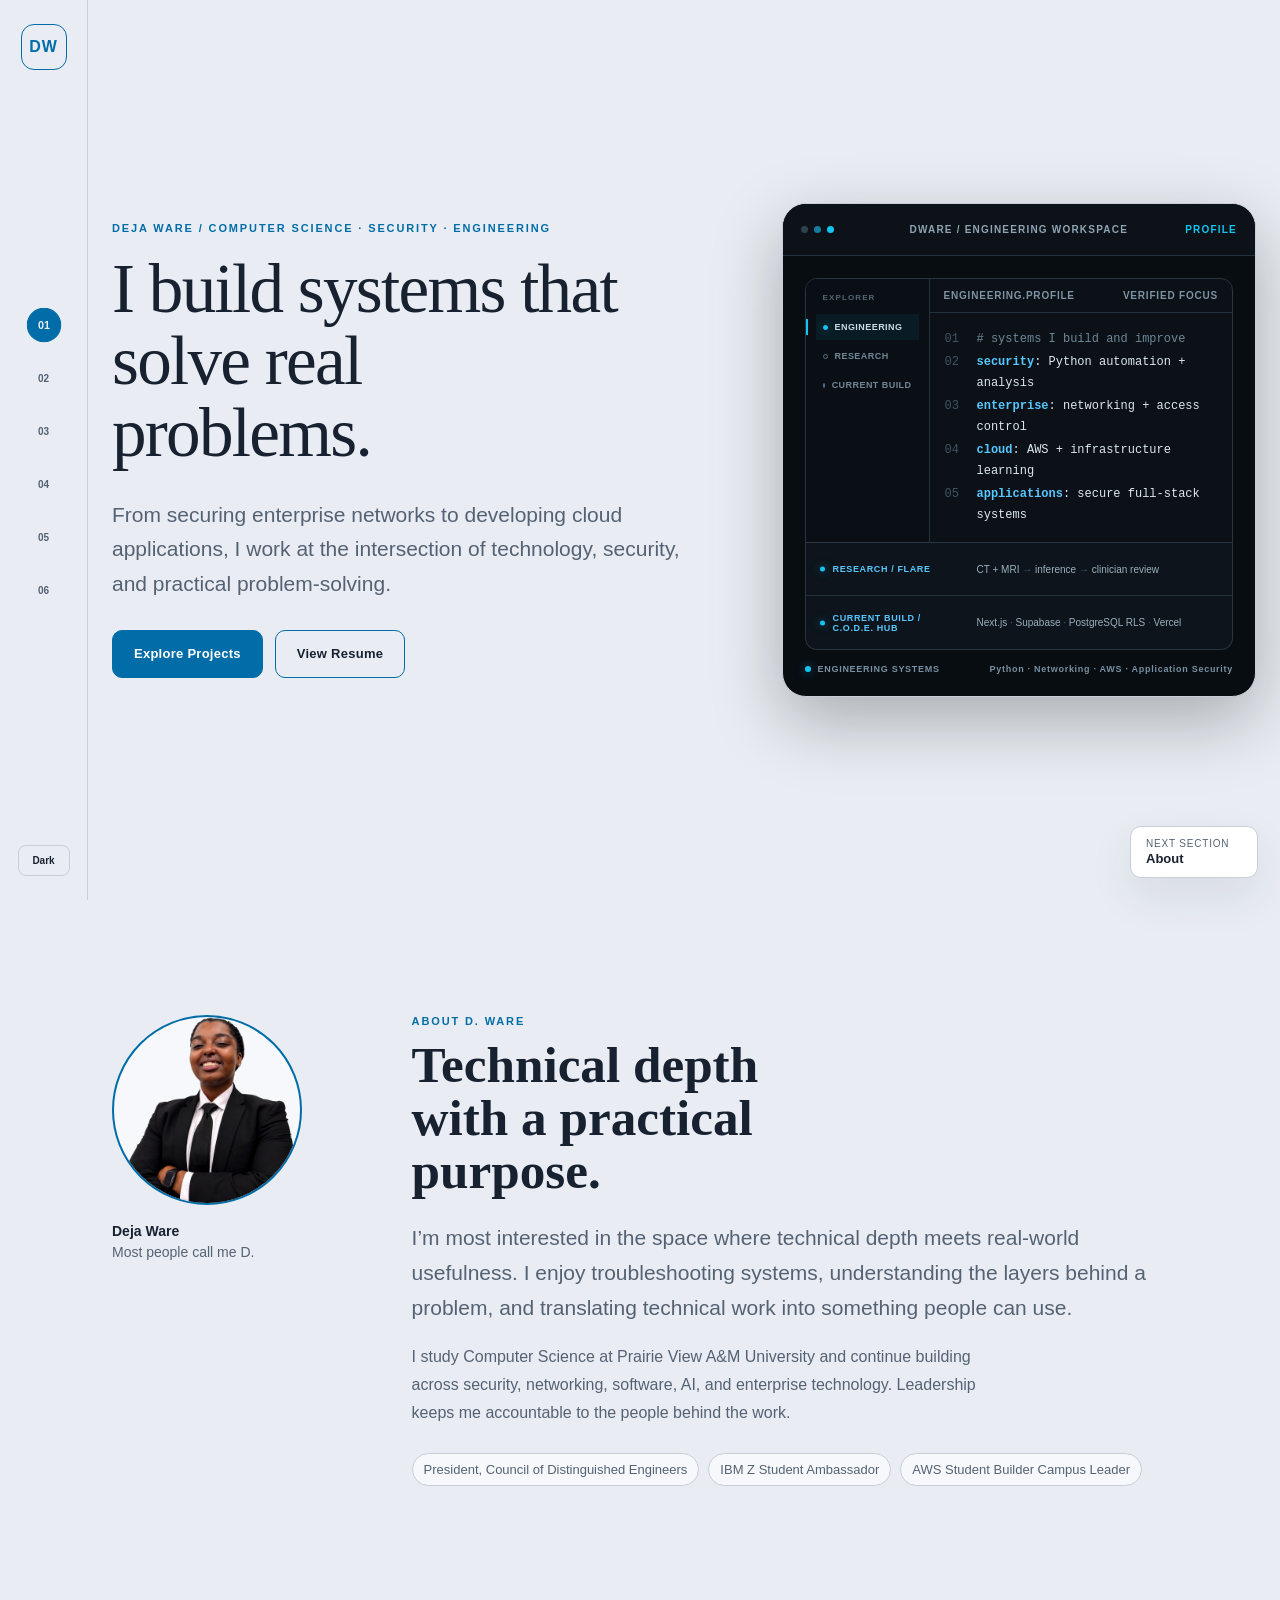
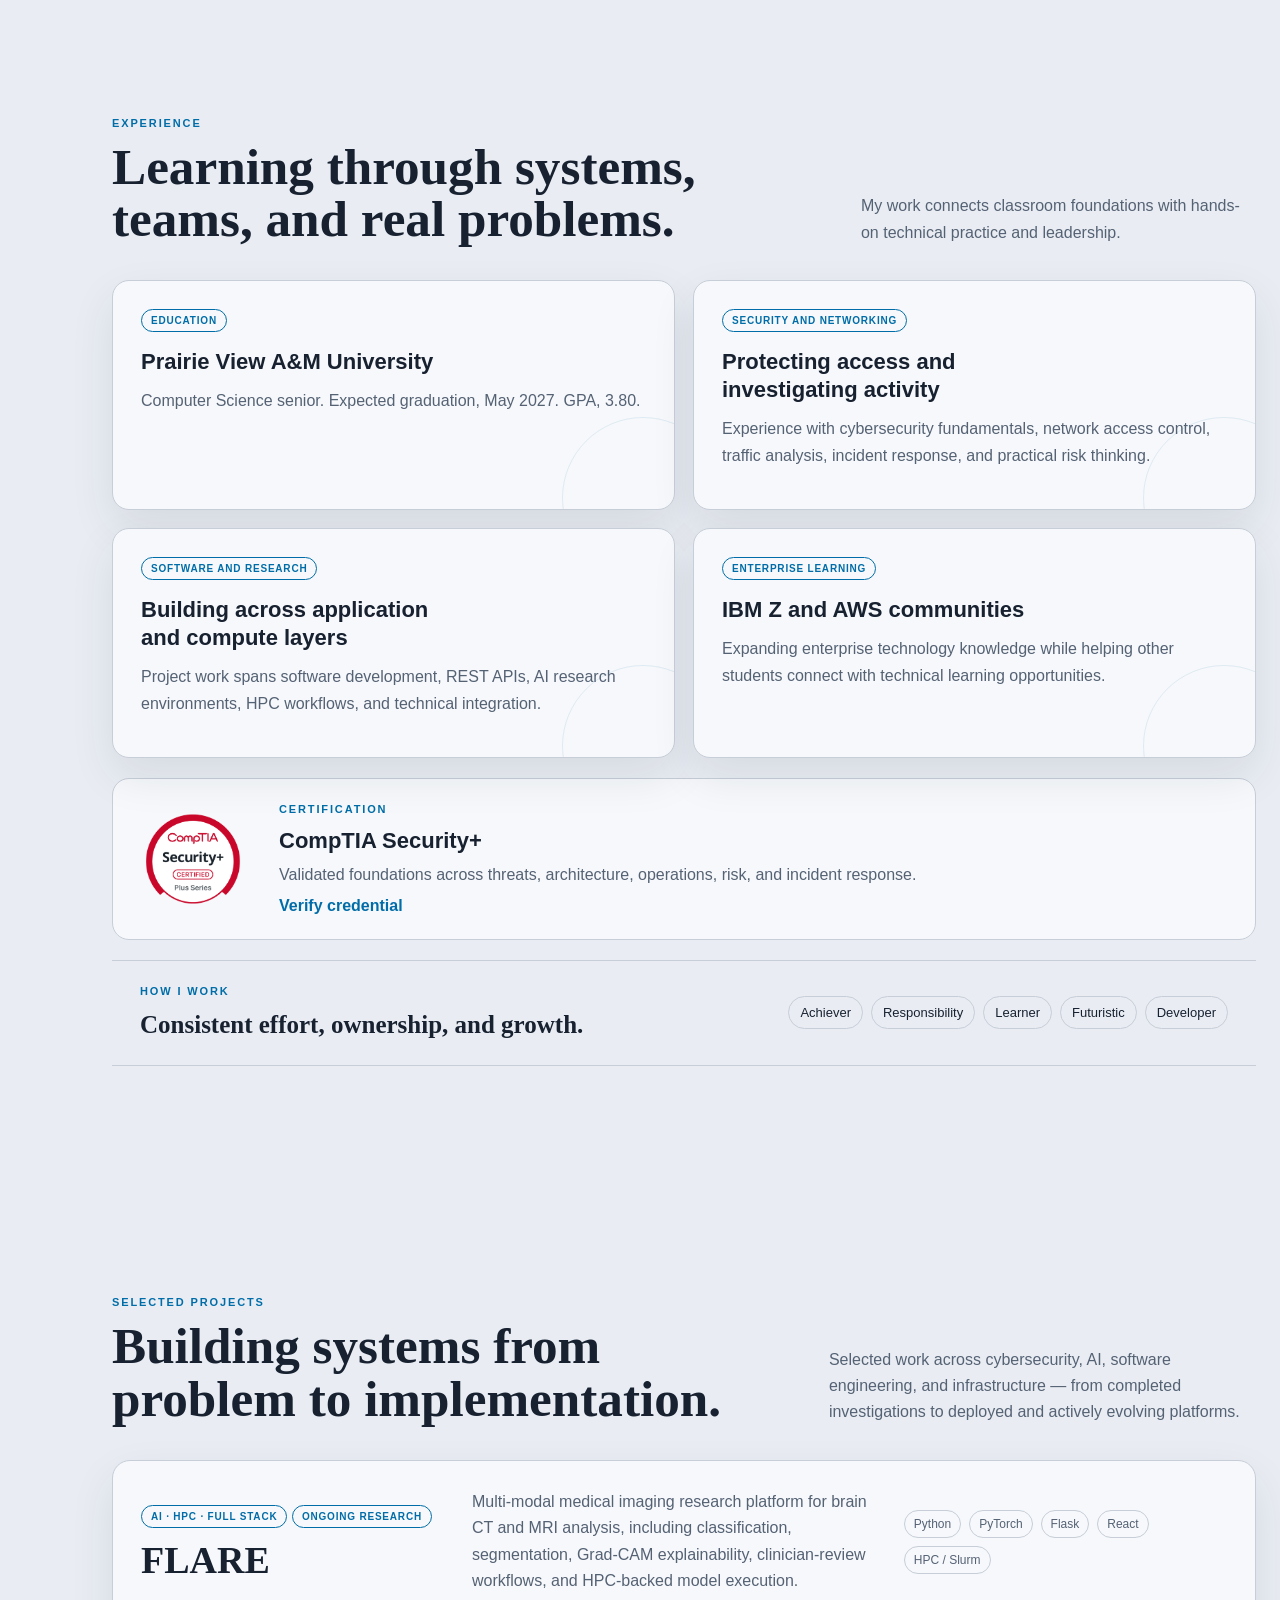
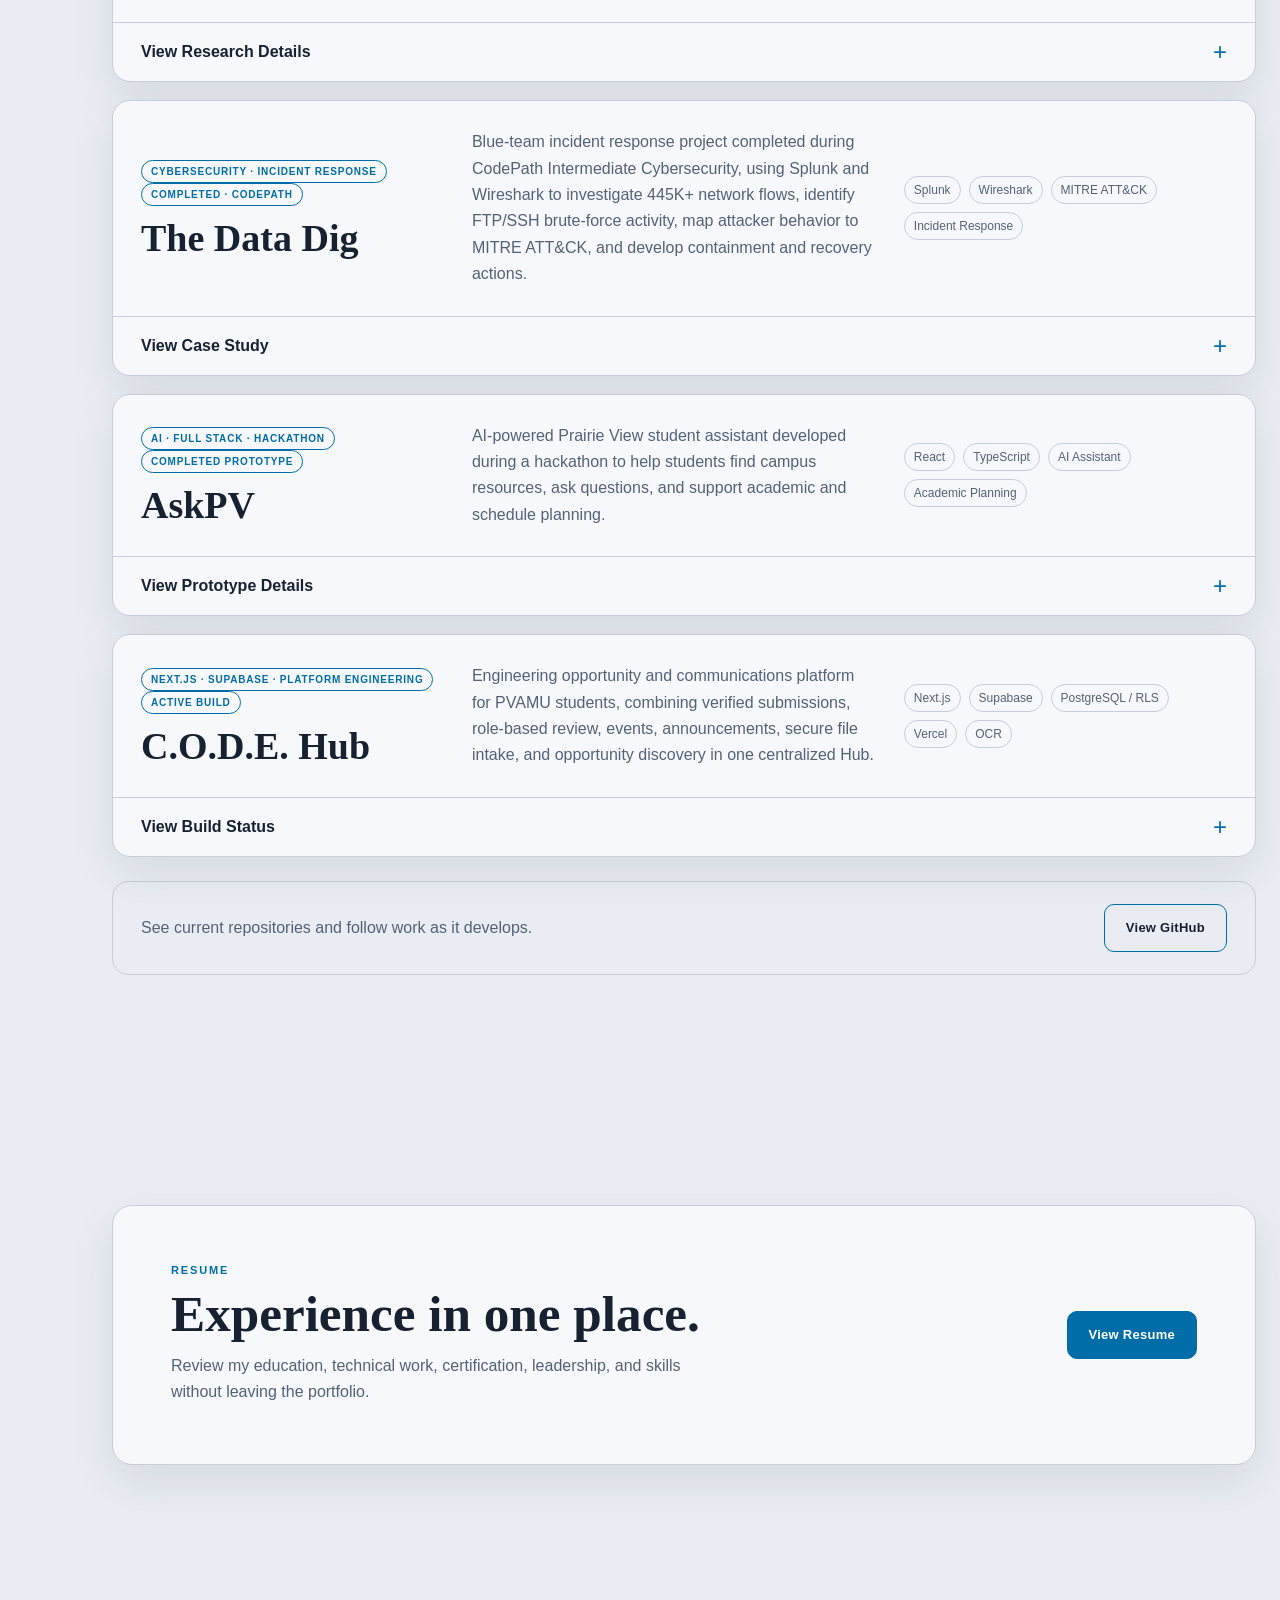
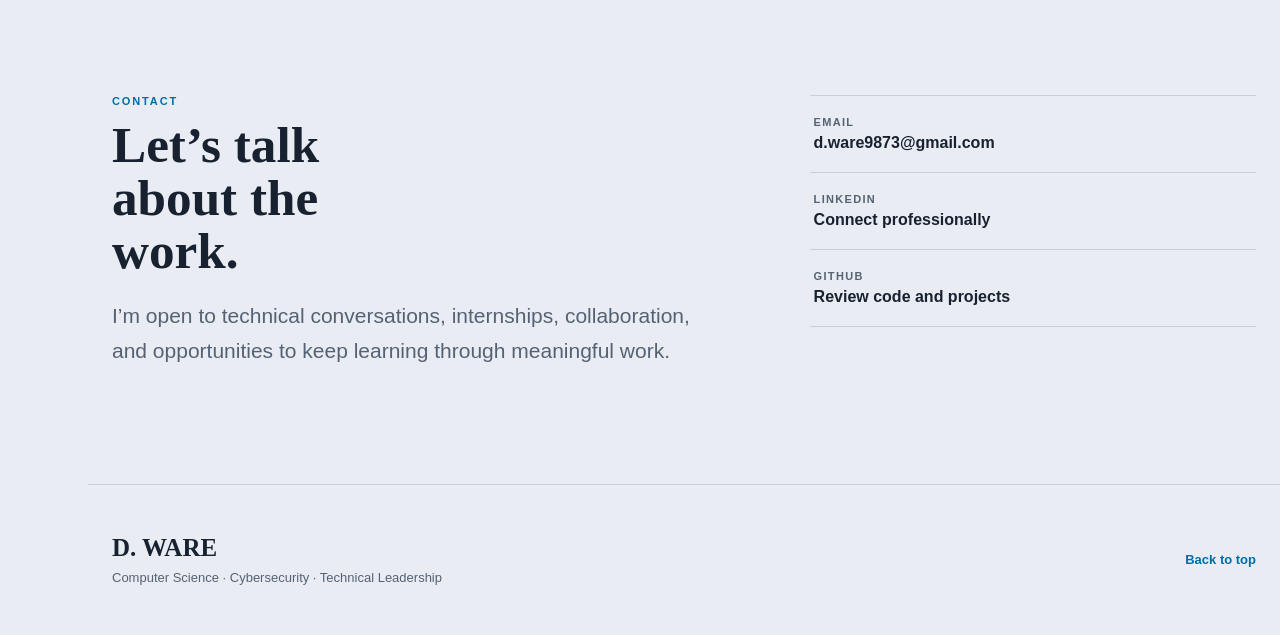
<file: index.html>
<!DOCTYPE html>
<html lang="en" data-theme="light">
<head>
  <meta charset="UTF-8">
  <meta name="viewport" content="width=device-width, initial-scale=1.0">
  <title>D. Ware | Cybersecurity and Technology</title>
  <meta name="description" content="Deja Ware is a Computer Science student building hands-on experience across cybersecurity, networking, software, AI, and technical leadership.">
  <link rel="canonical" href="https://dware11.github.io/dwarehq/">
  <meta property="og:type" content="website">
  <meta property="og:url" content="https://dware11.github.io/dwarehq/">
  <meta property="og:title" content="D. Ware | Cybersecurity and Technology">
  <meta property="og:description" content="Security-minded. Systems curious. Always building.">
  <meta property="og:image" content="https://dware11.github.io/dwarehq/images/headshot.png">
  <meta property="og:image:alt" content="Portrait of Deja Ware">
  <link rel="icon" href="favicon.svg" type="image/svg+xml">
  <link rel="stylesheet" href="styles.css">
</head>
<body>
  <a class="skip-link" href="#main-content">Skip to content</a>

  <!-- Desktop side navigation -->
  <header class="desktop-rail">
    <a class="rail-logo" href="#home" aria-label="D. Ware, home">DW</a>
    <nav class="rail-nav" aria-label="Portfolio sections">
      <a class="rail-link current" href="#home" data-section-link="home" aria-label="Home">
        <span class="rail-marker">01</span><span class="rail-label">Home</span>
      </a>
      <a class="rail-link" href="#about" data-section-link="about" aria-label="About">
        <span class="rail-marker">02</span><span class="rail-label">About</span>
      </a>
      <a class="rail-link" href="#experience" data-section-link="experience" aria-label="Experience">
        <span class="rail-marker">03</span><span class="rail-label">Experience</span>
      </a>
      <a class="rail-link" href="#projects" data-section-link="projects" aria-label="Projects">
        <span class="rail-marker">04</span><span class="rail-label">Projects</span>
      </a>
      <a class="rail-link" href="#resume" data-section-link="resume" aria-label="Resume">
        <span class="rail-marker">05</span><span class="rail-label">Resume</span>
      </a>
      <a class="rail-link" href="#contact" data-section-link="contact" aria-label="Contact">
        <span class="rail-marker">06</span><span class="rail-label">Contact</span>
      </a>
    </nav>
    <button class="theme-toggle rail-theme" type="button" data-theme-toggle aria-label="Switch color theme">Dark</button>
  </header>

  <!-- Mobile navigation -->
  <header class="mobile-header">
    <a class="mobile-logo" href="#home">D. WARE</a>
    <div class="mobile-actions">
      <button class="theme-toggle" type="button" data-theme-toggle aria-label="Switch color theme">Dark</button>
      <button class="menu-toggle" type="button" data-menu-toggle aria-expanded="false" aria-controls="mobile-menu">
        <span class="menu-toggle-lines" aria-hidden="true"></span>
        <span class="sr-only">Open navigation</span>
      </button>
    </div>
  </header>

  <div class="mobile-menu" id="mobile-menu" aria-hidden="true">
    <div class="mobile-menu-panel">
      <div class="mobile-menu-top">
        <span>Navigate</span>
        <button class="menu-close" type="button" data-menu-close aria-label="Close navigation">Close</button>
      </div>
      <nav aria-label="Mobile portfolio sections">
        <a href="#home" data-section-link="home"><span>01</span>Home</a>
        <a href="#about" data-section-link="about"><span>02</span>About</a>
        <a href="#experience" data-section-link="experience"><span>03</span>Experience</a>
        <a href="#projects" data-section-link="projects"><span>04</span>Projects</a>
        <a href="#resume" data-section-link="resume"><span>05</span>Resume</a>
        <a href="#contact" data-section-link="contact"><span>06</span>Contact</a>
      </nav>
    </div>
  </div>

  <main id="main-content">
    <section class="hero page-section" id="home" data-section-name="Home">
      <div class="container hero-grid">
        <div class="hero-copy">
          <div class="eyebrow">DEJA WARE / COMPUTER SCIENCE · SECURITY · ENGINEERING</div>
          <h1>I build systems that solve real problems.</h1>
          <p class="lead">From securing enterprise networks to developing cloud applications, I work at the intersection of technology, security, and practical problem-solving.</p>
          <div class="button-row">
            <a class="button primary" href="#projects">Explore Projects</a>
            <button class="button secondary resume-open" type="button" data-resume-open>View Resume</button>
          </div>
        </div>
        <div class="hero-art" aria-label="Engineering workspace showing Deja Ware's technical focus areas">
          <div class="workspace-toolbar">
            <div class="workspace-dots" aria-hidden="true"><i></i><i></i><i></i></div>
            <span>DWARE / ENGINEERING WORKSPACE</span>
            <span class="workspace-mode">PROFILE</span>
          </div>
          <div class="workspace-body">
            <div class="workspace-shell">
              <div class="workspace-tree" aria-label="Workspace areas">
                <span class="tree-label">Explorer</span>
                <span class="tree-item active"><i aria-hidden="true"></i>Engineering</span>
                <span class="tree-item"><i aria-hidden="true"></i>Research</span>
                <span class="tree-item"><i aria-hidden="true"></i>Current Build</span>
              </div>
              <div class="workspace-editor">
                <div class="editor-title"><span>engineering.profile</span><span>verified focus</span></div>
                <div class="code-lines" aria-label="Technical focus profile">
                  <div><span class="line-number">01</span><span class="code-comment"># systems I build and improve</span></div>
                  <div><span class="line-number">02</span><span><b>security</b>: Python automation + analysis</span></div>
                  <div><span class="line-number">03</span><span><b>enterprise</b>: networking + access control</span></div>
                  <div><span class="line-number">04</span><span><b>cloud</b>: AWS + infrastructure learning</span></div>
                  <div><span class="line-number">05</span><span><b>applications</b>: secure full-stack systems</span></div>
                </div>
              </div>
            </div>
            <div class="workspace-streams">
              <div class="workspace-stream">
                <span>Research / FLARE</span>
                <p>CT + MRI <i aria-hidden="true">→</i> inference <i aria-hidden="true">→</i> clinician review</p>
              </div>
              <div class="workspace-stream">
                <span>Current Build / C.O.D.E. Hub</span>
                <p>Next.js <i aria-hidden="true">·</i> Supabase <i aria-hidden="true">·</i> PostgreSQL RLS <i aria-hidden="true">·</i> Vercel</p>
              </div>
            </div>
            <div class="workspace-status">
              <span><i aria-hidden="true"></i> ENGINEERING SYSTEMS</span>
              <span>Python · Networking · AWS · Application Security</span>
            </div>
          </div>
        </div>
      </div>
    </section>

    <section class="section page-section" id="about" data-section-name="About">
      <div class="container about-layout">
        <div class="portrait-wrap">
          <img class="portrait" src="images/headshot.png" alt="Deja Ware">
          <p>Deja Ware<br><span>Most people call me D.</span></p>
        </div>
        <div class="about-copy">
          <div class="eyebrow">ABOUT D. WARE</div>
          <h2>Technical depth with a practical purpose.</h2>
          <p class="lead">I’m most interested in the space where technical depth meets real-world usefulness. I enjoy troubleshooting systems, understanding the layers behind a problem, and translating technical work into something people can use.</p>
          <p class="body-copy">I study Computer Science at Prairie View A&amp;M University and continue building across security, networking, software, AI, and enterprise technology. Leadership keeps me accountable to the people behind the work.</p>
          <div class="role-list" role="list" aria-label="Current leadership roles">
            <span role="listitem">President, Council of Distinguished Engineers</span>
            <span role="listitem">IBM Z Student Ambassador</span>
            <span role="listitem">AWS Student Builder Campus Leader</span>
          </div>
        </div>
      </div>
    </section>

    <section class="section page-section" id="experience" data-section-name="Experience">
      <div class="container">
        <div class="section-heading">
          <div>
            <div class="eyebrow">EXPERIENCE</div>
            <h2>Learning through systems, teams, and real problems.</h2>
          </div>
          <p>My work connects classroom foundations with hands-on technical practice and leadership.</p>
        </div>

        <div class="experience-grid">
          <article class="experience-card">
            <span class="tag">Education</span>
            <h3>Prairie View A&amp;M University</h3>
            <p>Computer Science senior. Expected graduation, May 2027. GPA, 3.80.</p>
          </article>
          <article class="experience-card">
            <span class="tag">Security and Networking</span>
            <h3>Protecting access and investigating activity</h3>
            <p>Experience with cybersecurity fundamentals, network access control, traffic analysis, incident response, and practical risk thinking.</p>
          </article>
          <article class="experience-card">
            <span class="tag">Software and Research</span>
            <h3>Building across application and compute layers</h3>
            <p>Project work spans software development, REST APIs, AI research environments, HPC workflows, and technical integration.</p>
          </article>
          <article class="experience-card">
            <span class="tag">Enterprise Learning</span>
            <h3>IBM Z and AWS communities</h3>
            <p>Expanding enterprise technology knowledge while helping other students connect with technical learning opportunities.</p>
          </article>
        </div>

        <div class="credential-row">
          <a class="credential-badge" href="https://www.credly.com/badges/d537a1e0-2c64-4df1-b130-748db35ae203/public_url" target="_blank" rel="noopener noreferrer">
            <img src="assets/comptia-security-plus.png" alt="CompTIA Security+ Certified CE badge">
          </a>
          <div>
            <div class="eyebrow">CERTIFICATION</div>
            <h3>CompTIA Security+</h3>
            <p>Validated foundations across threats, architecture, operations, risk, and incident response.</p>
            <a class="text-link" href="https://www.credly.com/badges/d537a1e0-2c64-4df1-b130-748db35ae203/public_url" target="_blank" rel="noopener noreferrer">Verify credential</a>
          </div>
        </div>

        <div class="work-style">
          <div>
            <div class="eyebrow">HOW I WORK</div>
            <h3>Consistent effort, ownership, and growth.</h3>
          </div>
          <ul class="strength-list" aria-label="CliftonStrengths">
            <li>Achiever</li><li>Responsibility</li><li>Learner</li><li>Futuristic</li><li>Developer</li>
          </ul>
        </div>
      </div>
    </section>

    <section class="section page-section" id="projects" data-section-name="Projects">
      <div class="container">
        <div class="section-heading">
          <div>
            <div class="eyebrow">SELECTED PROJECTS</div>
            <h2>Building systems from problem to implementation.</h2>
          </div>
          <p>Selected work across cybersecurity, AI, software engineering, and infrastructure &mdash; from completed investigations to deployed and actively evolving platforms.</p>
        </div>

        <div class="project-grid">
          <article class="project-card">
            <div class="project-summary">
              <div><span class="tag">AI · HPC · Full Stack</span> <span class="tag">Ongoing Research</span><h3>FLARE</h3></div>
              <p>Multi-modal medical imaging research platform for brain CT and MRI analysis, including classification, segmentation, Grad-CAM explainability, clinician-review workflows, and HPC-backed model execution.</p>
              <ul class="tech-list" aria-label="FLARE technologies"><li>Python</li><li>PyTorch</li><li>Flask</li><li>React</li><li>HPC / Slurm</li></ul>
            </div>
            <button class="project-toggle" type="button" aria-expanded="false" aria-controls="project-flare">View Research Details <span aria-hidden="true">+</span></button>
            <div class="project-details" id="project-flare" hidden>
              <dl>
                <div><dt>Status</dt><dd>Ongoing research and active development. FLARE is not presented as a finished clinical product.</dd></div>
                <div><dt>Current platform</dt><dd>Functional CT and MRI pipelines, model inference, segmentation, Grad-CAM, Flask REST APIs, React integration, clinician-review workflows, and NCSA Delta HPC/Slurm execution.</dd></div>
                <div><dt>What I worked on</dt><dd>Contributed to backend integration, REST API connections, and deployment workflows within a team-based research project.</dd></div>
                <div><dt>Research in progress</dt><dd>Validation, dataset quality, multi-modal fusion, domain harmonization, and model generalization remain active areas of work.</dd></div>
                <div><dt>Technical focus</dt><dd>Connecting model execution, research computing, backend services, and a usable review interface.</dd></div>
              </dl>
              <a class="text-link" href="https://github.com/dware11/FLARE" target="_blank" rel="noopener noreferrer">View repository</a>
            </div>
          </article>

          <article class="project-card">
            <div class="project-summary">
              <div><span class="tag">Cybersecurity · Incident Response</span> <span class="tag">Completed · CodePath</span><h3>The Data Dig</h3></div>
              <p>Blue-team incident response project completed during CodePath Intermediate Cybersecurity, using Splunk and Wireshark to investigate 445K+ network flows, identify FTP/SSH brute-force activity, map attacker behavior to MITRE ATT&amp;CK, and develop containment and recovery actions.</p>
              <ul class="tech-list" aria-label="The Data Dig technologies"><li>Splunk</li><li>Wireshark</li><li>MITRE ATT&amp;CK</li><li>Incident Response</li></ul>
            </div>
            <button class="project-toggle" type="button" aria-expanded="false" aria-controls="project-data-dig">View Case Study <span aria-hidden="true">+</span></button>
            <div class="project-details" id="project-data-dig" hidden>
              <dl>
                <div><dt>Course</dt><dd>Completed as part of CodePath Intermediate Cybersecurity.</dd></div>
                <div><dt>Investigation</dt><dd>Analyzed logs, packet captures, and more than 445K network-flow records with Splunk and Wireshark.</dd></div>
                <div><dt>Finding</dt><dd>Identified FTP and SSH brute-force activity against an internet-facing Ubuntu server.</dd></div>
                <div><dt>Framework</dt><dd>Mapped the observed attacker behavior to MITRE ATT&amp;CK.</dd></div>
                <div><dt>Response plan</dt><dd>Covered containment, eradication, recovery, credential rotation, system hardening, and SIEM alerting.</dd></div>
              </dl>
              <span class="project-status">Supporting material available on request</span>
            </div>
          </article>

          <article class="project-card">
            <div class="project-summary">
              <div><span class="tag">AI · Full Stack · Hackathon</span> <span class="tag">Completed Prototype</span><h3>AskPV</h3></div>
              <p>AI-powered Prairie View student assistant developed during a hackathon to help students find campus resources, ask questions, and support academic and schedule planning.</p>
              <ul class="tech-list" aria-label="AskPV technologies"><li>React</li><li>TypeScript</li><li>AI Assistant</li><li>Academic Planning</li></ul>
            </div>
            <button class="project-toggle" type="button" aria-expanded="false" aria-controls="project-askpv">View Prototype Details <span aria-hidden="true">+</span></button>
            <div class="project-details" id="project-askpv" hidden>
              <dl>
                <div><dt>Status</dt><dd>Completed hackathon prototype built under a short development timeline.</dd></div>
                <div><dt>Prototype</dt><dd>Included a campus resource assistant, academic and schedule-planning concepts, degree-planning functionality, authentication UI, and student-focused navigation.</dd></div>
                <div><dt>Technical challenge</dt><dd>Turning several connected student needs into one focused experience within hackathon time constraints.</dd></div>
                <div><dt>Scope</dt><dd>AskPV demonstrates the product concept and is not represented as a production university system.</dd></div>
              </dl>
              <a class="text-link" href="https://github.com/dware11/hackathon" target="_blank" rel="noopener noreferrer">View Repository</a>
            </div>
          </article>

          <article class="project-card">
            <div class="project-summary">
              <div><span class="tag">Next.js · Supabase · Platform Engineering</span> <span class="tag">Active Build</span><h3>C.O.D.E. Hub</h3></div>
              <p>Engineering opportunity and communications platform for PVAMU students, combining verified submissions, role-based review, events, announcements, secure file intake, and opportunity discovery in one centralized Hub.</p>
              <ul class="tech-list" aria-label="C.O.D.E. Hub technologies"><li>Next.js</li><li>Supabase</li><li>PostgreSQL / RLS</li><li>Vercel</li><li>OCR</li></ul>
            </div>
            <button class="project-toggle" type="button" aria-expanded="false" aria-controls="project-code-hub">View Build Status <span aria-hidden="true">+</span></button>
            <div class="project-details" id="project-code-hub" hidden>
              <dl>
                <div><dt>Status</dt><dd>The core platform has been built and staged. Work remains active as the project moves toward production readiness.</dd></div>
                <div><dt>Core platform</dt><dd>Opportunity and event discovery, announcements, authenticated submissions, and role-based reviewer and contributor workflows.</dd></div>
                <div><dt>Security and intake</dt><dd>Passwordless authentication, private file storage, Row Level Security, administrative review tools, and flyer/OCR-assisted intake.</dd></div>
                <div><dt>Technology</dt><dd>Next.js, Supabase/PostgreSQL, Tailwind, Vercel, and OCR-assisted processing.</dd></div>
                <div><dt>Active work</dt><dd>Production readiness, authentication improvements, OCR and parser quality, reviewer workflows, and further platform refinement.</dd></div>
              </dl>
              <a class="text-link" href="https://github.com/dware11/The-Hub" target="_blank" rel="noopener noreferrer">View Repository</a>
            </div>
          </article>
        </div>

        <div class="github-cta">
          <p>See current repositories and follow work as it develops.</p>
          <a class="button secondary" href="https://github.com/dware11" target="_blank" rel="noopener noreferrer">View GitHub</a>
        </div>
      </div>
    </section>

    <section class="section page-section" id="resume" data-section-name="Resume">
      <div class="container resume-panel">
        <div>
          <div class="eyebrow">RESUME</div>
          <h2>Experience in one place.</h2>
          <p>Review my education, technical work, certification, leadership, and skills without leaving the portfolio.</p>
        </div>
        <button class="button primary resume-open" type="button" data-resume-open>View Resume</button>
      </div>
    </section>

    <section class="section page-section" id="contact" data-section-name="Contact">
      <div class="container contact-layout">
        <div>
          <div class="eyebrow">CONTACT</div>
          <h2>Let’s talk about the work.</h2>
          <p class="lead">I’m open to technical conversations, internships, collaboration, and opportunities to keep learning through meaningful work.</p>
        </div>
        <div class="contact-links">
          <a href="mailto:d.ware9873@gmail.com"><span>Email</span><strong>d.ware9873@gmail.com</strong></a>
          <a href="https://www.linkedin.com/in/ware-deja42" target="_blank" rel="noopener noreferrer"><span>LinkedIn</span><strong>Connect professionally</strong></a>
          <a href="https://github.com/dware11" target="_blank" rel="noopener noreferrer"><span>GitHub</span><strong>Review code and projects</strong></a>
        </div>
      </div>
    </section>
  </main>

  <a class="next-section" href="#about" data-next-section>
    <span>Next section</span><strong>About</strong>
  </a>

  <dialog class="resume-dialog" aria-labelledby="resume-dialog-title">
    <div class="resume-dialog-bar">
      <div><strong id="resume-dialog-title">Deja Ware · Cybersecurity Resume</strong><span>Review the PDF without leaving the portfolio</span></div>
      <button class="resume-close" type="button" data-resume-close aria-label="Close resume and return to the page">Close</button>
    </div>
    <iframe src="assets/Deja_Ware_Cyber_Resume.pdf#view=FitH" title="Deja Ware cybersecurity resume PDF"></iframe>
    <div class="resume-dialog-actions">
      <a class="button secondary" href="assets/Deja_Ware_Cyber_Resume.pdf" download>Download PDF</a>
      <button class="button primary" type="button" data-resume-close>Return to Portfolio</button>
    </div>
  </dialog>

  <footer class="site-footer">
    <div class="container footer-inner">
      <div><div class="footer-name">D. WARE</div><p>Computer Science · Cybersecurity · Technical Leadership</p></div>
      <a href="#home">Back to top</a>
    </div>
  </footer>

  <script src="script.js"></script>
</body>
</html>
</file>
<file: styles.css>
:root{
  --bg:#e9edf3;
  --panel:#f6f8fb;
  --panel-strong:#ffffff;
  --ink:#172130;
  --muted:#556274;
  --line:#c7ced8;
  --accent:#006da8;
  --accent-bright:#00a8dd;
  --accent-soft:rgba(0,109,168,.10);
  --rail:rgba(233,237,243,.90);
  --shadow:0 18px 45px rgba(20,34,52,.09);
  --display:Georgia,'Times New Roman',serif;
  --tech:'Segoe UI',Arial,sans-serif;
}
html[data-theme="dark"]{
  --bg:#090b0d;
  --panel:#121519;
  --panel-strong:#171b20;
  --ink:#f5f2eb;
  --muted:#b7bec8;
  --line:#343941;
  --accent:#14c5f4;
  --accent-bright:#4ba3ff;
  --accent-soft:rgba(20,197,244,.10);
  --rail:rgba(9,11,13,.90);
  --shadow:0 20px 55px rgba(0,0,0,.22);
}
*{box-sizing:border-box;margin:0;padding:0}
html{scroll-behavior:smooth}
body{
  min-height:100vh;
  background:var(--bg);
  color:var(--ink);
  font-family:var(--tech);
  overflow-x:hidden;
}
body.menu-open{overflow:hidden}
a{color:inherit}
button{font:inherit}
img{display:block;max-width:100%}
.container{width:min(1180px,calc(100% - 48px));margin-inline:auto}
main,.site-footer{margin-left:88px}
.page-section{scroll-margin-top:24px}
.skip-link{
  position:fixed;
  left:100px;
  top:12px;
  z-index:100;
  transform:translateY(-160%);
  padding:10px 14px;
  border-radius:8px;
  background:var(--ink);
  color:var(--bg);
  text-decoration:none;
}
.skip-link:focus{transform:none}
.sr-only{
  position:absolute;
  width:1px;
  height:1px;
  padding:0;
  margin:-1px;
  overflow:hidden;
  clip:rect(0,0,0,0);
  white-space:nowrap;
  border:0;
}

/* Desktop side navigation */
.desktop-rail{
  position:fixed;
  inset:0 auto 0 0;
  z-index:40;
  width:88px;
  display:flex;
  flex-direction:column;
  align-items:center;
  justify-content:space-between;
  padding:24px 0;
  border-right:1px solid var(--line);
  background:var(--rail);
  backdrop-filter:blur(16px);
}
.rail-logo{
  display:grid;
  place-items:center;
  width:46px;
  height:46px;
  border:1px solid var(--accent);
  border-radius:13px;
  color:var(--accent);
  font-weight:800;
  letter-spacing:.05em;
  text-decoration:none;
}
.rail-nav{display:grid;gap:5px;width:100%}
.rail-link{
  position:relative;
  display:grid;
  place-items:center;
  width:100%;
  min-height:48px;
  color:var(--muted);
  text-decoration:none;
}
.rail-marker{
  display:grid;
  place-items:center;
  width:32px;
  height:32px;
  border:1px solid transparent;
  border-radius:50%;
  font-size:10px;
  font-weight:700;
  transition:color .2s ease,border-color .2s ease,background .2s ease,transform .2s ease;
}
.rail-label{
  position:absolute;
  left:72px;
  padding:8px 11px;
  border:1px solid var(--line);
  border-radius:8px;
  background:var(--panel-strong);
  color:var(--ink);
  font-size:12px;
  font-weight:700;
  letter-spacing:.04em;
  opacity:0;
  pointer-events:none;
  transform:translateX(-8px);
  box-shadow:var(--shadow);
  transition:opacity .18s ease,transform .18s ease;
}
.rail-link:hover .rail-label,.rail-link:focus-visible .rail-label{opacity:1;transform:none}
.rail-link:hover .rail-marker{color:var(--ink);border-color:var(--line)}
.rail-link.current .rail-marker{
  color:var(--bg);
  border-color:var(--accent);
  background:var(--accent);
  transform:scale(1.08);
}
.rail-theme{
  width:52px;
  padding:8px 4px;
  font-size:10px;
}
.mobile-header,.mobile-menu{display:none}

.theme-toggle{
  border:1px solid var(--line);
  background:transparent;
  color:var(--ink);
  border-radius:8px;
  padding:9px 12px;
  cursor:pointer;
  font-weight:700;
}
.theme-toggle:hover{border-color:var(--accent);color:var(--accent)}
.button{
  display:inline-flex;
  align-items:center;
  justify-content:center;
  min-height:48px;
  padding:12px 21px;
  border:1px solid var(--accent);
  border-radius:10px;
  font-weight:750;
  font-size:13px;
  letter-spacing:.02em;
  text-decoration:none;
  cursor:pointer;
  transition:transform .2s ease,filter .2s ease,background .2s ease;
}
.button:hover{transform:translateY(-2px);filter:brightness(1.07)}
.button.primary{background:var(--accent);color:#fff}
html[data-theme="dark"] .button.primary{color:#061016}
.button.secondary{background:transparent;color:var(--ink)}
.button.secondary:hover{background:var(--accent-soft)}
.button-row{display:flex;flex-wrap:wrap;gap:12px;margin-top:28px}
.eyebrow{
  margin-bottom:12px;
  color:var(--accent);
  font-size:11px;
  font-weight:800;
  letter-spacing:.17em;
  text-transform:uppercase;
}
h1,h2{font-family:var(--display);line-height:1.03}
h1{max-width:15ch;font-size:clamp(46px,5.4vw,72px)}
h2{font-size:clamp(32px,4vw,52px)}
h3{line-height:1.28}
.lead{max-width:64ch;color:var(--muted);font-size:clamp(17px,1.9vw,21px);line-height:1.65}
.body-copy{max-width:68ch;color:var(--muted);font-size:16px;line-height:1.75}
.hero{min-height:100vh;display:grid;align-items:center;padding:72px 0}
.hero-grid{
  display:grid;
  grid-template-columns:minmax(0,1.1fr) minmax(330px,.9fr);
  align-items:center;
  gap:clamp(38px,7vw,94px);
}
.hero-copy>.eyebrow{margin-bottom:19px}
.hero h1{margin-bottom:29px;font-weight:500;line-height:1.04;letter-spacing:-.025em}
.hero-copy>.lead{max-width:57ch}
.hero-art{
  min-height:430px;
  overflow:hidden;
  border:1px solid var(--line);
  border-radius:24px;
  background:#080d12;
  color:#dce7ef;
  box-shadow:0 24px 70px rgba(0,0,0,.28);
  transition:border-color .25s ease,transform .25s ease;
}
.hero-art:hover{border-color:rgba(20,197,244,.55);transform:translateY(-3px)}
.workspace-toolbar{
  min-height:52px;
  display:grid;
  grid-template-columns:1fr auto 1fr;
  align-items:center;
  gap:14px;
  padding:0 18px;
  border-bottom:1px solid #25313c;
  background:#0c1218;
  color:#8fa3b3;
  font-size:10px;
  font-weight:700;
  letter-spacing:.12em;
}
.workspace-dots{display:flex;gap:6px}
.workspace-dots i{width:7px;height:7px;border-radius:50%;background:#30404d}
.workspace-dots i:nth-child(2){background:#167ca0}
.workspace-dots i:nth-child(3){background:#14c5f4}
.workspace-mode{justify-self:end;color:#14c5f4}
.workspace-body{padding:22px}
.workspace-shell{
  display:grid;
  grid-template-columns:124px minmax(0,1fr);
  overflow:hidden;
  border:1px solid #263642;
  border-radius:12px 12px 0 0;
  background:#0b1117;
}
.workspace-tree{
  display:flex;
  flex-direction:column;
  gap:3px;
  padding:14px 10px;
  border-right:1px solid #22313c;
  background:#090f14;
  color:#718797;
  font:600 9px var(--tech);
  letter-spacing:.05em;
  text-transform:uppercase;
}
.tree-label{margin:0 7px 9px;color:#526675;font-size:8px;letter-spacing:.14em}
.tree-item{position:relative;display:flex;align-items:center;gap:7px;padding:8px 7px;white-space:nowrap}
.tree-item i{width:5px;height:5px;border:1px solid #547082;border-radius:50%}
.tree-item.active{background:rgba(20,197,244,.07);color:#cbdbe6}
.tree-item.active::before{content:'';position:absolute;inset:5px auto 5px -10px;width:2px;background:#14c5f4}
.tree-item.active i{border-color:#14c5f4;background:#14c5f4;box-shadow:0 0 8px rgba(20,197,244,.4)}
.workspace-editor{min-width:0;overflow:hidden}
.editor-title{
  display:flex;
  justify-content:space-between;
  gap:16px;
  padding:11px 14px;
  border-bottom:1px solid #22313c;
  color:#7e93a4;
  font:600 10px var(--tech);
  letter-spacing:.08em;
  text-transform:uppercase;
}
.code-lines{padding:15px 0;font:500 12px/1.75 Consolas,'Courier New',monospace}
.code-lines>div{display:grid;grid-template-columns:32px 1fr;padding:1px 15px}
.line-number{color:#425463;user-select:none}
.code-lines b{color:#57c7ff;font-weight:600}
.code-comment{color:#6e8798}
.workspace-streams{border:1px solid #263642;border-top:0;border-radius:0 0 12px 12px;background:#0d141b}
.workspace-stream{
  display:grid;
  grid-template-columns:minmax(140px,.8fr) minmax(0,1.35fr);
  align-items:center;
  gap:14px;
  min-height:53px;
  padding:10px 14px;
  border-bottom:1px solid #22313c;
}
.workspace-stream:last-child{border-bottom:0}
.workspace-stream>span{position:relative;padding-left:13px;color:#57c7ff;font:700 9px var(--tech);letter-spacing:.07em;text-transform:uppercase}
.workspace-stream>span::before{content:'';position:absolute;left:0;top:50%;width:5px;height:5px;border-radius:50%;background:#14c5f4;transform:translateY(-50%);box-shadow:0 0 9px rgba(20,197,244,.5)}
.workspace-stream p{min-width:0;color:#9aafbd;font:500 10px/1.5 var(--tech);overflow-wrap:anywhere}
.workspace-stream p i{color:#416276;font-style:normal}
.workspace-status{
  display:flex;
  justify-content:space-between;
  gap:14px;
  margin-top:14px;
  color:#7890a1;
  font:700 9px var(--tech);
  letter-spacing:.08em;
}
.workspace-status span{display:flex;align-items:center;gap:7px}
.workspace-status i{width:6px;height:6px;border-radius:50%;background:#14c5f4;box-shadow:0 0 10px rgba(20,197,244,.55)}
.section{padding:clamp(76px,9vw,128px) 0}
.section-heading{
  display:flex;
  align-items:end;
  justify-content:space-between;
  gap:32px;
  margin-bottom:34px;
}
.section-heading>p{max-width:48ch;color:var(--muted);font-size:16px;line-height:1.65}
.about-layout{
  display:grid;
  grid-template-columns:210px minmax(0,1fr);
  align-items:center;
  gap:clamp(38px,7vw,90px);
}
.portrait-wrap{align-self:start}
.portrait{
  width:190px;
  height:190px;
  border:2px solid var(--accent);
  border-radius:50%;
  background:var(--panel);
  object-fit:cover;
  object-position:center 8%;
}
.portrait-wrap>p{margin-top:16px;font-size:14px;font-weight:700;line-height:1.5}
.portrait-wrap>p span{color:var(--muted);font-weight:400}
.about-copy h2{max-width:14ch;margin-bottom:24px}
.about-copy .body-copy{margin-top:18px}
.role-list{display:flex;flex-wrap:wrap;gap:9px;margin-top:26px}
.role-list span,.strength-list li,.tech-list li{
  padding:8px 11px;
  border:1px solid var(--line);
  border-radius:999px;
  background:var(--panel);
  color:var(--muted);
  font-size:13px;
}
.experience-grid{
  display:grid;
  grid-template-columns:repeat(2,minmax(0,1fr));
  gap:18px;
}
.experience-card{
  position:relative;
  min-height:230px;
  padding:28px;
  overflow:hidden;
  border:1px solid var(--line);
  border-radius:17px;
  background:var(--panel);
  box-shadow:var(--shadow);
}
.experience-card::after{
  content:'';
  position:absolute;
  right:-50px;
  bottom:-70px;
  width:160px;
  height:160px;
  border:1px solid var(--accent-soft);
  border-radius:50%;
}
.tag{
  display:inline-flex;
  align-items:center;
  width:max-content;
  padding:5px 9px;
  border:1px solid currentColor;
  border-radius:999px;
  color:var(--accent);
  font-size:10px;
  font-weight:700;
  letter-spacing:.08em;
  text-transform:uppercase;
}
.experience-card h3{max-width:26ch;margin:16px 0 12px;font-size:22px}
.experience-card p{max-width:58ch;color:var(--muted);line-height:1.68}
.credential-row{
  display:grid;
  grid-template-columns:112px 1fr;
  align-items:center;
  gap:26px;
  margin-top:20px;
  padding:24px 28px;
  border:1px solid var(--line);
  border-radius:17px;
  background:var(--panel);
}
.credential-badge img{width:104px;height:104px;object-fit:contain}
.credential-row h3{margin-bottom:7px;font-size:22px}
.credential-row p{margin-bottom:9px;color:var(--muted);line-height:1.6}
.text-link{color:var(--accent);font-weight:750;text-decoration:none}
.text-link:hover{text-decoration:underline}
.work-style{
  display:flex;
  align-items:center;
  justify-content:space-between;
  gap:28px;
  margin-top:20px;
  padding:24px 28px;
  border-top:1px solid var(--line);
  border-bottom:1px solid var(--line);
}
.work-style h3{font-family:var(--display);font-size:25px}
.strength-list,.tech-list{display:flex;flex-wrap:wrap;gap:8px;list-style:none}
.strength-list{justify-content:flex-end}
.strength-list li{background:transparent;color:var(--ink)}
.project-grid{display:grid;gap:18px}
.project-card{
  border:1px solid var(--line);
  border-radius:18px;
  background:var(--panel);
  box-shadow:var(--shadow);
  overflow:hidden;
}
.project-summary{
  display:grid;
  grid-template-columns:minmax(220px,.75fr) minmax(280px,1fr) minmax(260px,.8fr);
  align-items:center;
  gap:28px;
  padding:28px;
}
.project-summary h3{margin-top:13px;font:700 clamp(26px,3vw,38px)/1 var(--display)}
.project-summary>p{color:var(--muted);line-height:1.65}
.tech-list li{padding:6px 9px;background:transparent;font-size:12px}
.project-toggle{
  width:100%;
  display:flex;
  align-items:center;
  justify-content:space-between;
  padding:15px 28px;
  border:0;
  border-top:1px solid var(--line);
  background:transparent;
  color:var(--ink);
  cursor:pointer;
  font-weight:750;
  text-align:left;
}
.project-toggle:hover{background:var(--accent-soft)}
.project-toggle span{color:var(--accent);font-size:24px;font-weight:400;transition:transform .2s ease}
.project-toggle[aria-expanded="true"] span{transform:rotate(45deg)}
.project-details{padding:6px 28px 28px}
.project-details[hidden]{display:none}
.project-details dl{
  display:grid;
  grid-template-columns:repeat(2,minmax(0,1fr));
  gap:18px;
  margin-bottom:22px;
}
.project-details dl div{padding:17px;border-left:2px solid var(--accent);background:var(--accent-soft)}
.project-details dt{margin-bottom:7px;font-size:12px;font-weight:800;letter-spacing:.08em;text-transform:uppercase}
.project-details dd{color:var(--muted);line-height:1.62}
.project-status{color:var(--muted);font-size:13px}
.github-cta{
  display:flex;
  align-items:center;
  justify-content:space-between;
  gap:24px;
  margin-top:24px;
  padding:22px 28px;
  border:1px solid var(--line);
  border-radius:16px;
}
.github-cta p{color:var(--muted)}
.resume-panel{
  display:flex;
  align-items:center;
  justify-content:space-between;
  gap:32px;
  padding:clamp(30px,5vw,58px);
  border:1px solid var(--line);
  border-radius:20px;
  background:var(--panel);
  box-shadow:var(--shadow);
}
.resume-panel h2{margin-bottom:12px}
.resume-panel p{max-width:60ch;color:var(--muted);line-height:1.65}
.contact-layout{
  display:grid;
  grid-template-columns:minmax(0,1fr) minmax(330px,.75fr);
  gap:clamp(44px,8vw,110px);
  align-items:start;
}
.contact-layout h2{max-width:11ch;margin-bottom:22px}
.contact-links{display:grid;border-top:1px solid var(--line)}
.contact-links a{
  display:grid;
  gap:6px;
  padding:20px 4px;
  border-bottom:1px solid var(--line);
  text-decoration:none;
  transition:padding .2s ease,color .2s ease;
}
.contact-links a:hover{padding-left:10px;color:var(--accent)}
.contact-links span{color:var(--muted);font-size:11px;font-weight:700;letter-spacing:.12em;text-transform:uppercase}
.contact-links strong{font-size:16px}
.next-section{
  position:fixed;
  z-index:32;
  right:22px;
  bottom:22px;
  display:grid;
  gap:2px;
  min-width:128px;
  padding:11px 15px;
  border:1px solid var(--line);
  border-radius:11px;
  background:var(--panel-strong);
  box-shadow:var(--shadow);
  text-decoration:none;
  transition:transform .2s ease,border-color .2s ease;
}
.next-section:hover{transform:translateY(-2px);border-color:var(--accent)}
.next-section span{color:var(--muted);font-size:10px;letter-spacing:.08em;text-transform:uppercase}
.next-section strong{font-size:13px}
.resume-dialog{
  width:min(1000px,calc(100% - 32px));
  height:min(92dvh,920px);
  max-width:none;
  max-height:none;
  margin:auto;
  padding:0;
  border:1px solid var(--line);
  border-radius:18px;
  background:var(--panel);
  color:var(--ink);
  overflow:hidden;
  box-shadow:0 24px 80px rgba(0,0,0,.35);
}
.resume-dialog::backdrop{background:rgba(4,9,16,.76);backdrop-filter:blur(6px)}
.resume-dialog[open]{display:grid;grid-template-rows:auto 1fr auto;animation:dialog-in .22s ease-out}
.resume-dialog-bar,.resume-dialog-actions{
  display:flex;
  align-items:center;
  justify-content:space-between;
  gap:18px;
  padding:16px 20px;
  border-bottom:1px solid var(--line);
}
.resume-dialog-bar div{display:grid;gap:3px}
.resume-dialog-bar span{color:var(--muted);font-size:12px}
.resume-close{
  padding:10px 14px;
  border:1px solid var(--line);
  border-radius:9px;
  background:transparent;
  color:var(--ink);
  cursor:pointer;
  font-weight:700;
}
.resume-dialog iframe{width:100%;height:100%;border:0;background:#fff}
.resume-dialog-actions{border-top:1px solid var(--line);border-bottom:0}
@keyframes dialog-in{from{opacity:0;transform:translateY(18px) scale(.985)}to{opacity:1;transform:none}}
.site-footer{border-top:1px solid var(--line)}
.footer-inner{
  min-height:150px;
  display:flex;
  align-items:center;
  justify-content:space-between;
  gap:28px;
}
.footer-name{font:600 25px var(--display)}
.footer-inner p{margin-top:8px;color:var(--muted);font-size:13px}
.footer-inner>a{color:var(--accent);font-size:13px;font-weight:700;text-decoration:none}
:focus-visible{outline:3px solid var(--accent-bright);outline-offset:4px}

@media(max-width:900px){
  main,.site-footer{margin-left:0}
  .desktop-rail{display:none}
  .mobile-header{
    position:fixed;
    inset:0 0 auto 0;
    z-index:45;
    display:flex;
    align-items:center;
    justify-content:space-between;
    min-height:66px;
    padding:0 20px;
    border-bottom:1px solid var(--line);
    background:var(--rail);
    backdrop-filter:blur(16px);
  }
  .mobile-logo{font-size:13px;font-weight:800;letter-spacing:.14em;text-decoration:none}
  .mobile-actions{display:flex;align-items:center;gap:8px}
  .menu-toggle{
    position:relative;
    display:grid;
    place-items:center;
    width:42px;
    height:42px;
    border:1px solid var(--line);
    border-radius:9px;
    background:transparent;
    color:var(--ink);
    cursor:pointer;
  }
  .menu-toggle-lines,.menu-toggle-lines::before,.menu-toggle-lines::after{
    display:block;
    width:18px;
    height:2px;
    background:currentColor;
  }
  .menu-toggle-lines::before,.menu-toggle-lines::after{content:'';position:absolute}
  .menu-toggle-lines::before{transform:translateY(-6px)}
  .menu-toggle-lines::after{transform:translateY(6px)}
  .mobile-menu{
    position:fixed;
    inset:0;
    z-index:50;
    display:block;
    visibility:hidden;
    background:rgba(4,9,16,.60);
    opacity:0;
    transition:opacity .2s ease,visibility .2s ease;
  }
  .mobile-menu.open{visibility:visible;opacity:1}
  .mobile-menu-panel{
    width:min(390px,88vw);
    height:100%;
    margin-left:auto;
    padding:22px;
    border-left:1px solid var(--line);
    background:var(--panel-strong);
    transform:translateX(100%);
    transition:transform .25s ease;
  }
  .mobile-menu.open .mobile-menu-panel{transform:none}
  .mobile-menu-top{display:flex;align-items:center;justify-content:space-between;margin-bottom:34px;font-weight:800}
  .menu-close{border:0;background:transparent;color:var(--accent);cursor:pointer;font-weight:800}
  .mobile-menu nav{display:grid}
  .mobile-menu nav a{
    display:flex;
    align-items:center;
    gap:18px;
    padding:18px 4px;
    border-bottom:1px solid var(--line);
    color:var(--ink);
    font:700 26px var(--display);
    text-decoration:none;
  }
  .mobile-menu nav a span{color:var(--accent);font:700 11px var(--tech)}
  .mobile-menu nav a.current{color:var(--accent)}
  .hero{padding-top:118px;min-height:auto}
  .hero-grid{grid-template-columns:1fr}
  .hero h1{max-width:18ch;font-size:clamp(44px,8vw,64px);line-height:1.07}
  .hero-art{min-height:310px}
  .experience-grid{grid-template-columns:1fr}
  .project-summary{grid-template-columns:1fr 1.1fr}
  .project-summary .tech-list{grid-column:1/-1}
  .contact-layout{grid-template-columns:1fr}
  .page-section{scroll-margin-top:66px}
  .next-section{bottom:16px;right:16px}
}
@media(max-width:620px){
  .container{width:min(100% - 28px,1180px)}
  .section{padding:72px 0}
  .hero{padding:104px 0 64px}
  .hero-art{min-height:0}
  .workspace-toolbar{grid-template-columns:1fr auto;padding:0 14px}
  .workspace-toolbar>span:nth-child(2){display:none}
  .workspace-body{padding:14px}
  .workspace-shell{grid-template-columns:1fr}
  .workspace-tree{display:grid;grid-template-columns:repeat(3,1fr);padding:8px;border-right:0;border-bottom:1px solid #22313c}
  .tree-label{display:none}
  .tree-item{justify-content:center;padding:7px 3px;font-size:7px}
  .tree-item.active::before{inset:auto 8px -8px;height:2px;width:auto}
  .code-lines{font-size:10px}
  .code-lines>div{grid-template-columns:26px 1fr;padding-inline:10px}
  .workspace-stream{grid-template-columns:1fr;gap:4px;padding:10px 12px}
  .workspace-status{align-items:flex-start;flex-direction:column}
  h1{font-size:clamp(38px,10vw,52px)}
  .hero h1{max-width:17ch;line-height:1.08;letter-spacing:-.02em;margin-bottom:23px}
  .hero-copy>.eyebrow{margin-bottom:15px}
  .button-row{display:grid}
  .button-row .button{width:100%}
  .section-heading{align-items:flex-start;flex-direction:column}
  .about-layout{grid-template-columns:1fr;gap:28px}
  .portrait{width:142px;height:142px}
  .role-list{display:grid}
  .experience-card{min-height:0;padding:23px}
  .credential-row{grid-template-columns:78px 1fr;padding:20px}
  .credential-badge img{width:72px;height:72px}
  .work-style{align-items:flex-start;flex-direction:column;padding:22px 0}
  .strength-list{justify-content:flex-start}
  .project-summary{grid-template-columns:1fr;padding:22px}
  .project-summary .tech-list{grid-column:auto}
  .project-toggle{padding:15px 22px}
  .project-details{padding:4px 22px 22px}
  .project-details dl{grid-template-columns:1fr}
  .github-cta{align-items:stretch;flex-direction:column;padding:22px}
  .github-cta .button{width:100%}
  .resume-panel{align-items:stretch;flex-direction:column}
  .resume-panel .button{width:100%}
  .resume-dialog{width:100%;height:100dvh;border:0;border-radius:0}
  .resume-dialog-bar{padding:12px 14px}
  .resume-dialog-bar strong{font-size:14px}
  .resume-dialog-actions{display:grid;grid-template-columns:1fr 1fr;padding:10px 14px}
  .resume-dialog-actions .button{min-height:44px;padding:10px;font-size:11px}
  .footer-inner{align-items:flex-start;flex-direction:column;padding:32px 0}
  .next-section{min-width:112px;padding:9px 12px}
}
@media(prefers-reduced-motion:reduce){
  html{scroll-behavior:auto}
  *,*::before,*::after{animation-duration:.01ms!important;animation-iteration-count:1!important;transition-duration:.01ms!important}
}
</file>
